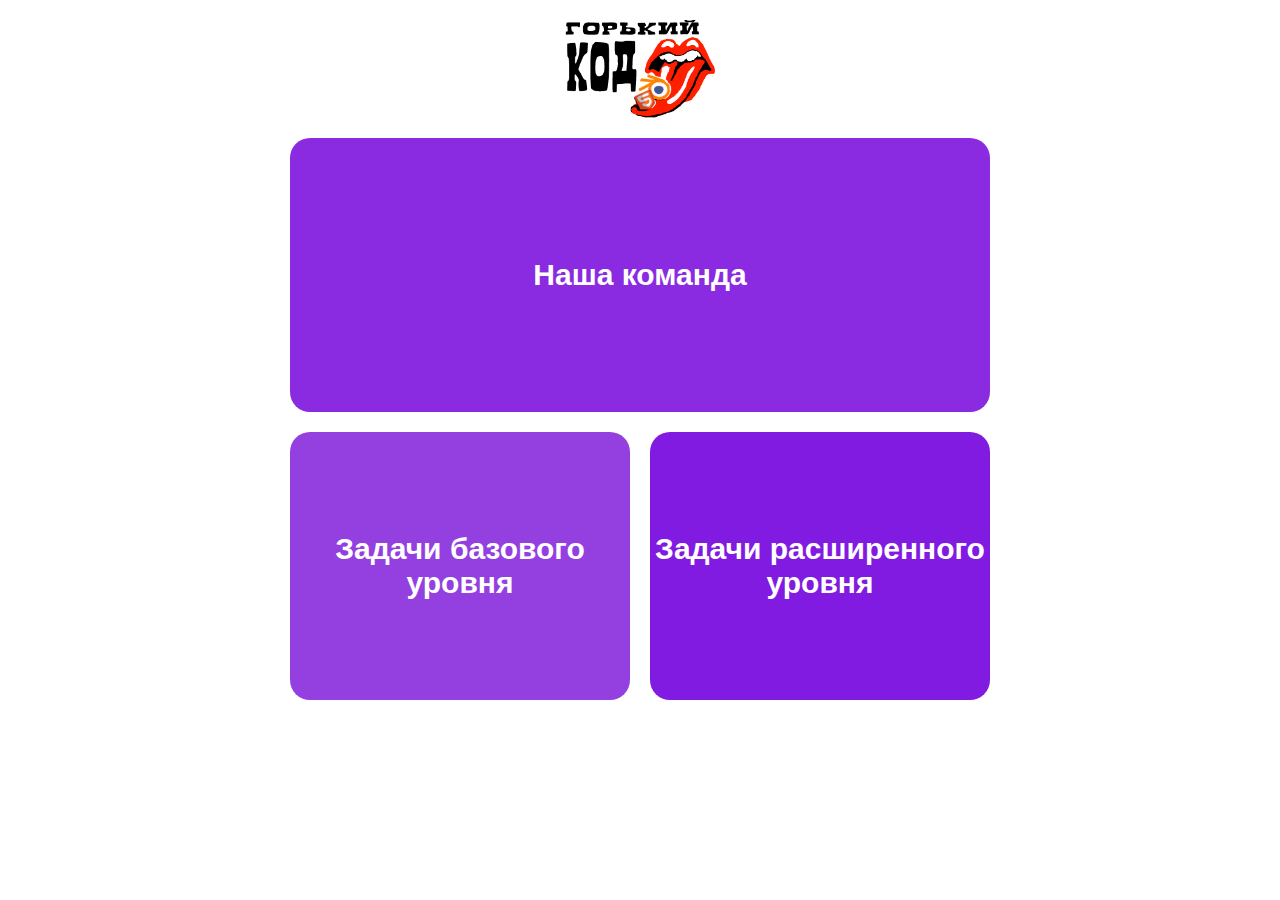
<file: index.html>
<!DOCTYPE html>
<html lang="ru">
<head>
    <meta charset="UTF-8">
    <meta http-equiv="X-UA-Compatible" content="IE=edge">
    <meta name="viewport" content="width=device-width, initial-scale=1.0">
    <link rel="stylesheet" href="style.css">
    <title>Сумма технологий</title>
</head>
<body>
    <div class="container">
        <div class="header">
            <img src="logoGK1.png" alt="Горький код" class="logo">
        </div>
        <a href="our-team.html"><h2 class="team-block">Наша команда</h2></a>
        <ul class="cards">
            <li class="carsds-list-item">
                <a href="simple.html"><h2 class="simple-tasks">Задачи базового уровня</h2></a>
            </li>
            <li class="carsds-list-item">
                <a href="extended.html"><h2 class="extended-tasks">Задачи расширенного уровня</h2></a>
            </li>
          </ul>
    </div>    
</body>
</html>
</file>
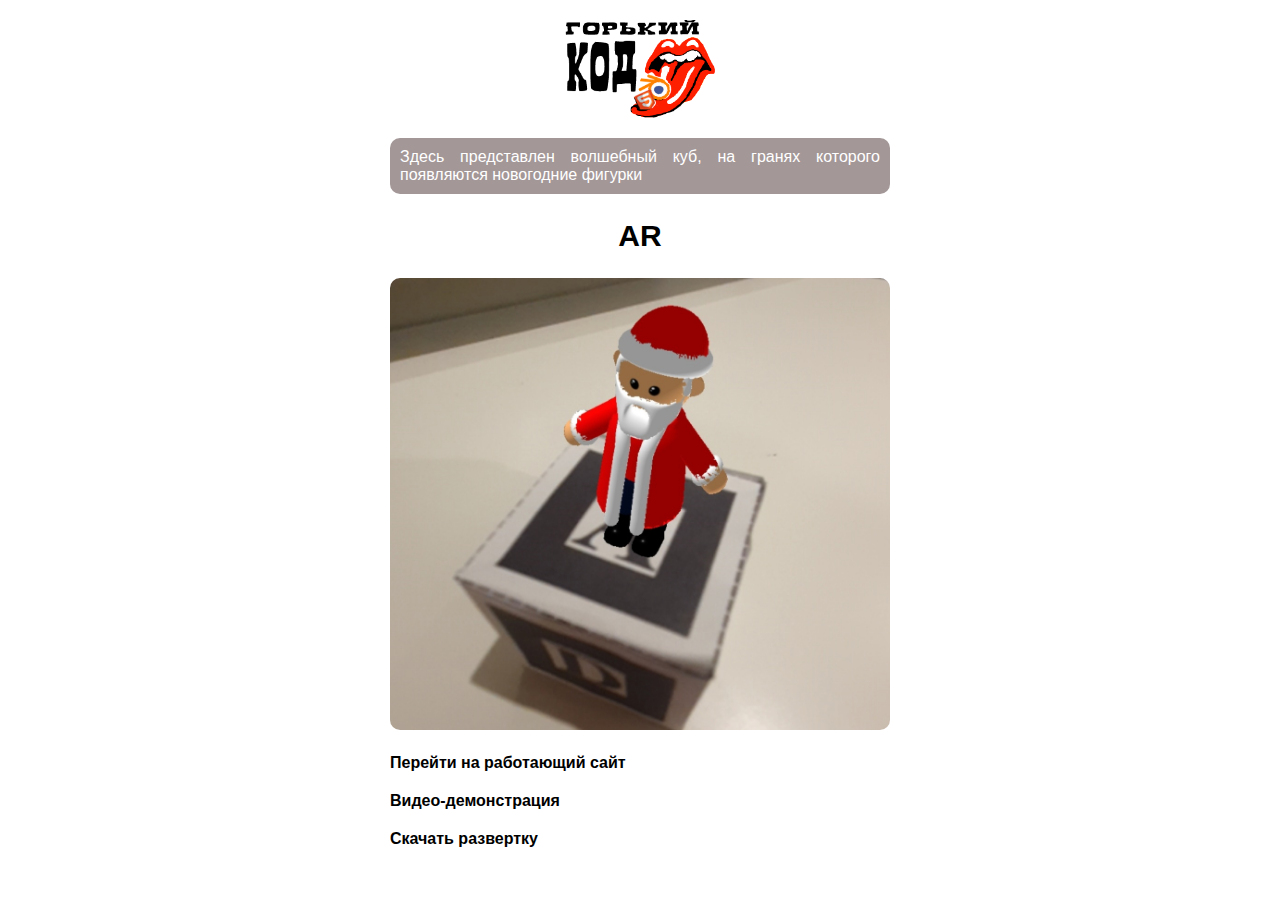
<file: extended.html>
<!DOCTYPE html>
<html lang="en">
<head>
    <meta charset="UTF-8">
    <meta http-equiv="X-UA-Compatible" content="IE=edge">
    <meta name="viewport" content="width=device-width, initial-scale=1.0">
    <link rel="stylesheet" href="style.css">
    <title>Document</title>
</head>
<body>
    <div class="team-container">
        <img src="logoGK1.png" alt="Горький код" class="logo">
        <p class="team-descr">
            Здесь представлен волшебный куб, на гранях которого появляются новогодние фигурки
        </p>
        <h2 class="team-ar-heading">AR</h2>
        <img src="3DPhoto.jpg" alt="Куб" class="team-photo">
        <a href="3Dmodels.html" class="team-link team-site-link">Перейти на работающий сайт</a>
        <a href="https://drive.google.com/file/d/19qSm5OGqBDyohNbT74eafj6rR-urQ7W5/view?usp=drivesdk" class="team-link team-video-link">Видео-демонстрация</a>
        <a href="Куб-маркер-ABCDFG.jpg" download="" class="team-link team-markers-link">Скачать развертку</a>
    </div>
</body>
</html>
</file>
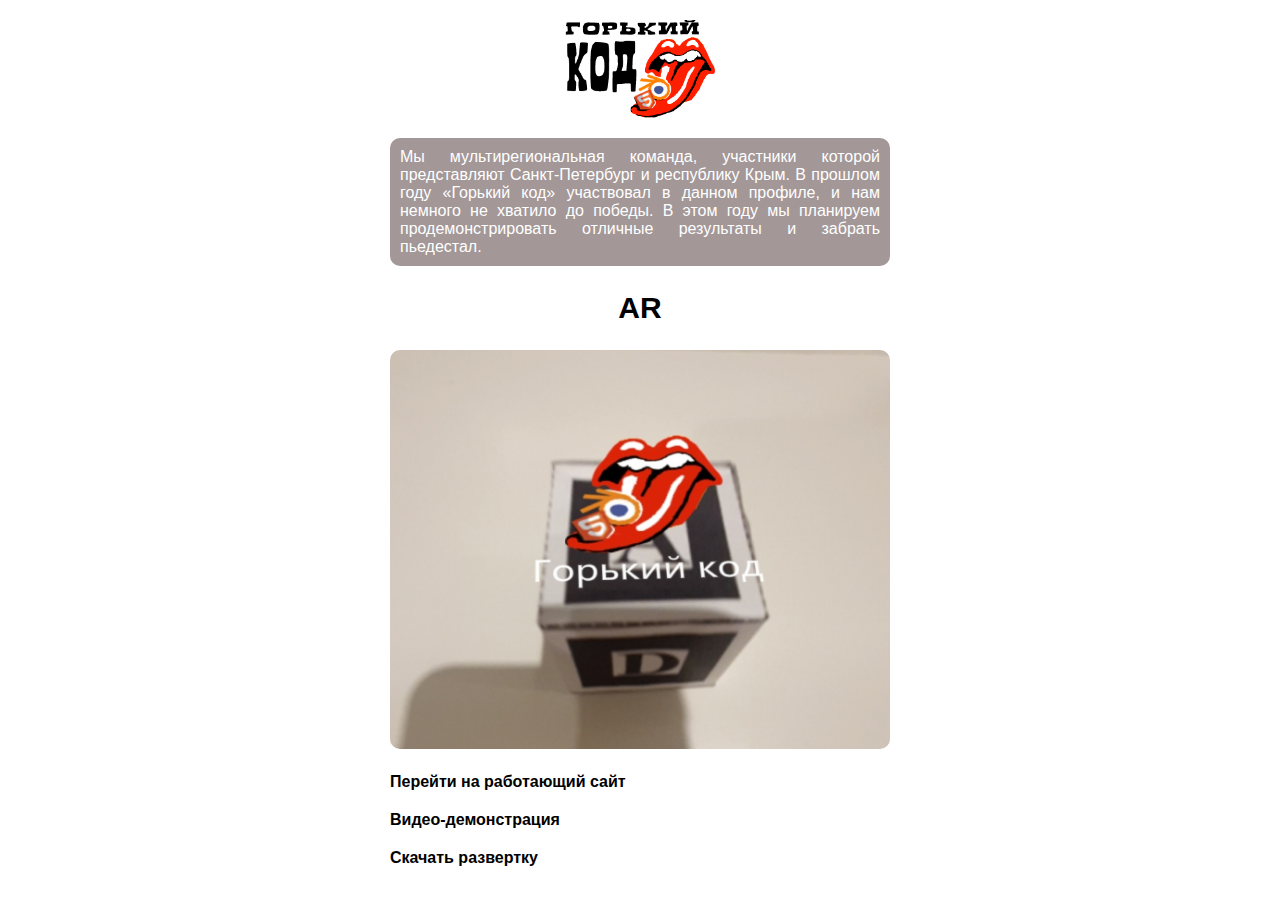
<file: our-team.html>
<!DOCTYPE html>
<html lang="en">
<head>
    <meta charset="UTF-8">
    <meta http-equiv="X-UA-Compatible" content="IE=edge">
    <meta name="viewport" content="width=device-width, initial-scale=1.0">
    <link rel="stylesheet" href="style.css">
    <title>Document</title>
</head>
<body>
    <div class="team-container">
        <img src="logoGK1.png" alt="Горький код" class="logo">
        <p class="team-descr">
            Мы&nbsp;мультирегиональная команда, участники которой представляют Санкт-Петербург и&nbsp;республику Крым.
             В&nbsp;прошлом году &laquo;Горький код&raquo; участвовал в&nbsp;данном профиле, и&nbsp;нам немного 
             не&nbsp;хватило до&nbsp;победы. В&nbsp;этом году мы&nbsp;планируем продемонстрировать отличные результаты 
             и&nbsp;забрать пьедестал.
        </p>
        <h2 class="team-ar-heading">AR</h2>
        <img src="TeamPhoto.jpg" alt="Куб" class="team-photo">
        <a href="team-cube.html" class="team-link team-site-link">Перейти на работающий сайт</a>
        <a href="https://drive.google.com/file/d/19pO_-qLfi_KToJPxxrXoQo63NT2Ldfjv/view?usp=drivesdk" class="team-link team-video-link">Видео-демонстрация</a>
        <a href="Куб-маркер-ABCDFG.jpg" download="" class="team-link team-markers-link">Скачать развертку</a>
    </div>
</body>
</html>
</file>
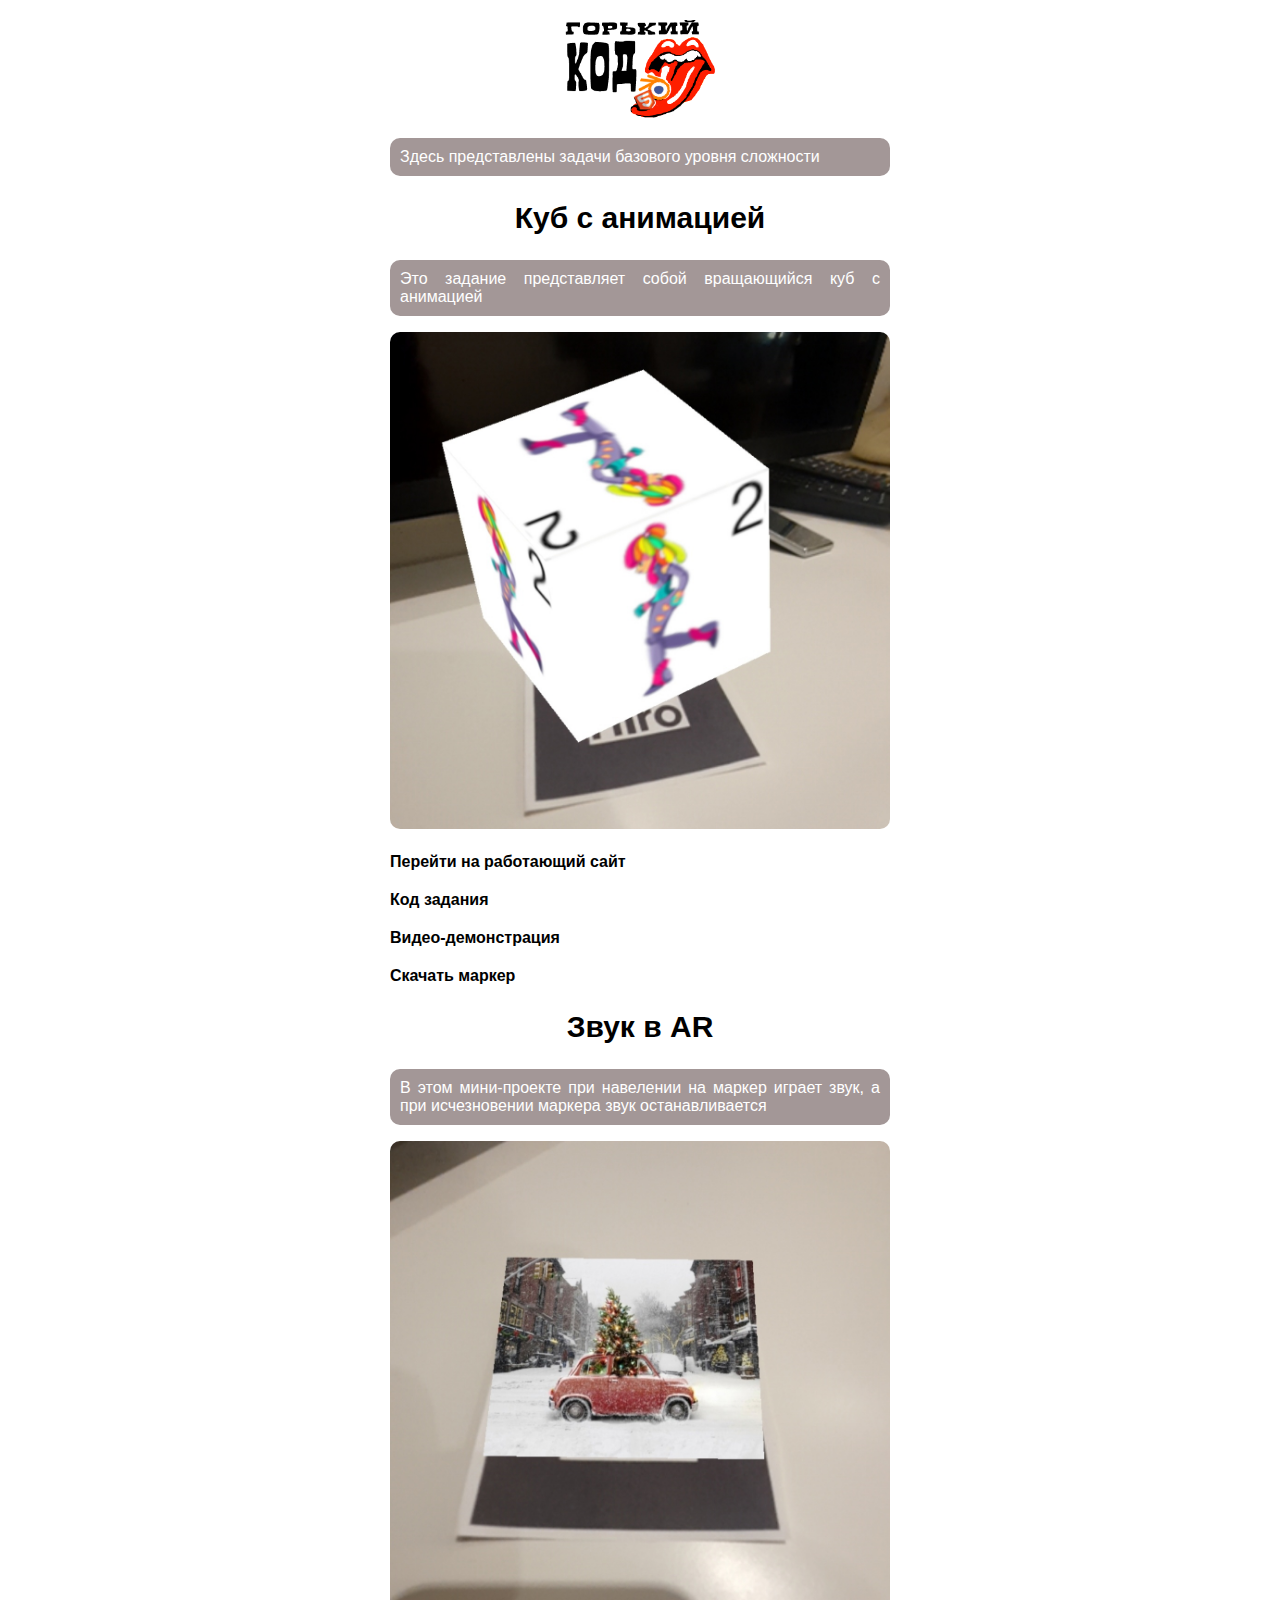
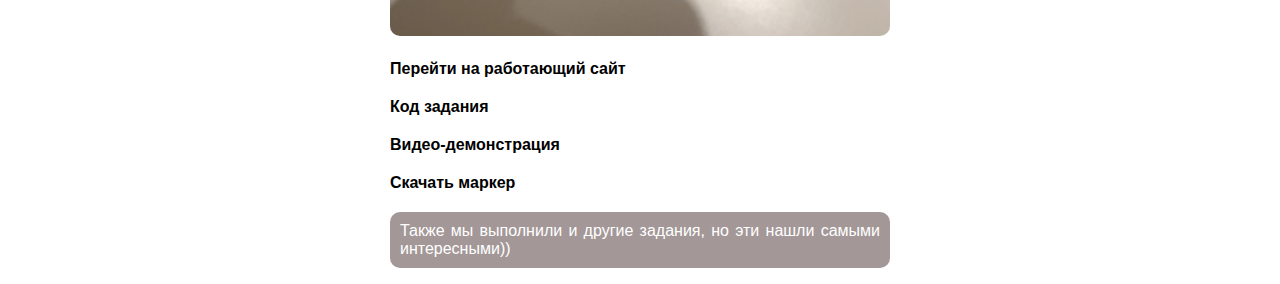
<file: simple.html>
<!DOCTYPE html>
<html lang="en">
<head>
    <meta charset="UTF-8">
    <meta http-equiv="X-UA-Compatible" content="IE=edge">
    <meta name="viewport" content="width=device-width, initial-scale=1.0">
    <link rel="stylesheet" href="style.css">
    <title>Document</title>
</head>
<body>
    <div class="team-container">
        <img src="logoGK1.png" alt="Горький код" class="logo">
        <p class="team-descr">
            Здесь представлены задачи базового уровня сложности
        </p>
        <h2 class="team-ar-heading">Куб с анимацией</h2>
        <p class="team-descr">
            Это задание представляет собой вращающийся куб с анимацией
        </p>
        <img src="simplePhoto1.jpg" alt="Куб" class="team-photo">
        <a href="https://recondite-gorgeous-meerkat.glitch.me" class="team-link team-site-link">Перейти на работающий сайт</a>
        <a href="https://glitch.com/edit/#!/recondite-gorgeous-meerkat" class="team-link team-markers-link">Код задания</a>
        <a href="https://drive.google.com/file/d/1A-jNhwt0uJ8JcwBxfOXYjfCzAlGKVeck/view?usp=drivesdk" class="team-link team-video-link">Видео-демонстрация</a>
        <a href="hirooo.png" download="" class="team-link team-markers-link">Скачать маркер</a>

        <h2 class="team-ar-heading">Звук в AR</h2>
        <p class="team-descr">
            В этом мини-проекте при навелении на маркер играет звук, а при исчезновении маркера звук останавливается
        </p>
        <img src="simplePhoto2.jpg" alt="Куб" class="team-photo">
        <a href="https://opaque-butter-efraasia.glitch.me" class="team-link team-site-link">Перейти на работающий сайт</a>
        <a href="https://glitch.com/edit/#!/opaque-butter-efraasia" class="team-link team-markers-link">Код задания</a>
        <a href="https://drive.google.com/file/d/1A45kTGfBnQ_8N8IIx5AElFzKIUiULUKM/view?usp=drivesdk" class="team-link team-video-link">Видео-демонстрация</a>
        <a href="hirooo.png" download="" class="team-link team-markers-link">Скачать маркер</a>

        <p class="team-descr">
            Также мы выполнили и другие задания, но эти нашли самыми интересными))
        </p>
    </div>
</body>
</html>
</file>
<file: style.css>
html {
    box-sizing: border-box;
  }
  
  *,
  *::before,
  *::after {
    box-sizing: inherit;
  }
  
  a {
    color: inherit;
    text-decoration: none;
  }
  
  img {
    max-width: 100%;
  }
  
  body {
    font-family: 'Arial', sans-serif;
  }
  
  .main-body {
    font-family: Arial, Verdana, sans-serif;
  }
  
  .modules-body {
    font-family: Arial, sans-serif;
  }
  
  .main-content {
    display: flex;
  
    flex-direction: column;
  
    align-items: center;
  
    justify-content: center;
  
    min-height: 100vh;
  
    color: #fff;
  
    background-color: #070217;
  }

.container {
    max-width: 700px;
    margin: 0 auto;
}

.logo {
    display: block;
    width: 150px;
    margin: 20px auto;
}

.team-block {
    width: 100%;
    background-color: blueviolet;
    text-align: center;
    padding: 120px 0;
    border-radius: 20px;
    margin: 0;
    margin-bottom: 20px;
    font-size: 30px;
    color: #fff;
}

.team-block:hover {
    background-color: rgb(182, 147, 215);
    box-shadow: 1px 1px 15px #734f89;
    transition: 0.2s;
}


a {
    text-decoration: none;
}

.cards {
    margin: 0;
    padding: 0;
    margin-bottom: 25px;
    width: 100%;
    font-size: 0;
  }
  
  .carsds-list-item {
    display: inline-block;
  }
  
  .carsds-list-item:nth-child(odd) {
    margin-right: 20px;
  }




  .simple-tasks {
    width: 340px;
    background-color: rgb(148, 64, 225);
    text-align: center;
    padding: 100px 0;
    border-radius: 20px;
    margin: 0;
    margin-bottom: 20px;
    font-size: 30px;
    color: #fff;
  }

  .simple-tasks:hover {
    background-color: rgb(182, 147, 215);
    box-shadow: 1px 1px 15px #734f89;
    transition: 0.2s;
  }

  .extended-tasks {
    width: 340px;
    background-color: rgb(130, 27, 225);
    text-align: center;
    padding: 100px 0;
    border-radius: 20px;
    margin: 0;
    margin-bottom: 20px;
    font-size: 30px;
    color: #fff;
  }

  .extended-tasks:hover {
    background-color: rgb(182, 147, 215);
    box-shadow: 1px 1px 15px #734f89;
    transition: 0.2s;
  }

/*/////////////////////////////////////*/

  .team-container {
    max-width: 500px;
    margin: 0 auto;
  }

  .team-main-heading {
    color: darkslategray;
    margin: 0;
    margin-bottom: 20px;
  }

  .team-descr {
    text-align: justify;
    padding: 10px;
    background-color: rgb(163, 151, 151);
    border-radius: 10px;
    color: #fff;
  }

  .team-ar-heading {
    text-align: center;
    font-weight: 900;
    font-size: 30px;
  }

  .team-photo {
    width: 100%;
    margin: 0;
    margin-bottom: 20px;
    border-radius: 10px;
  }

  .team-link {
    display: block;
    margin-bottom: 20px;
    font-weight: 800;
  }

  .team-link:hover{
    color: #734f89;
    transition: 0.3s;
  }
</file>
